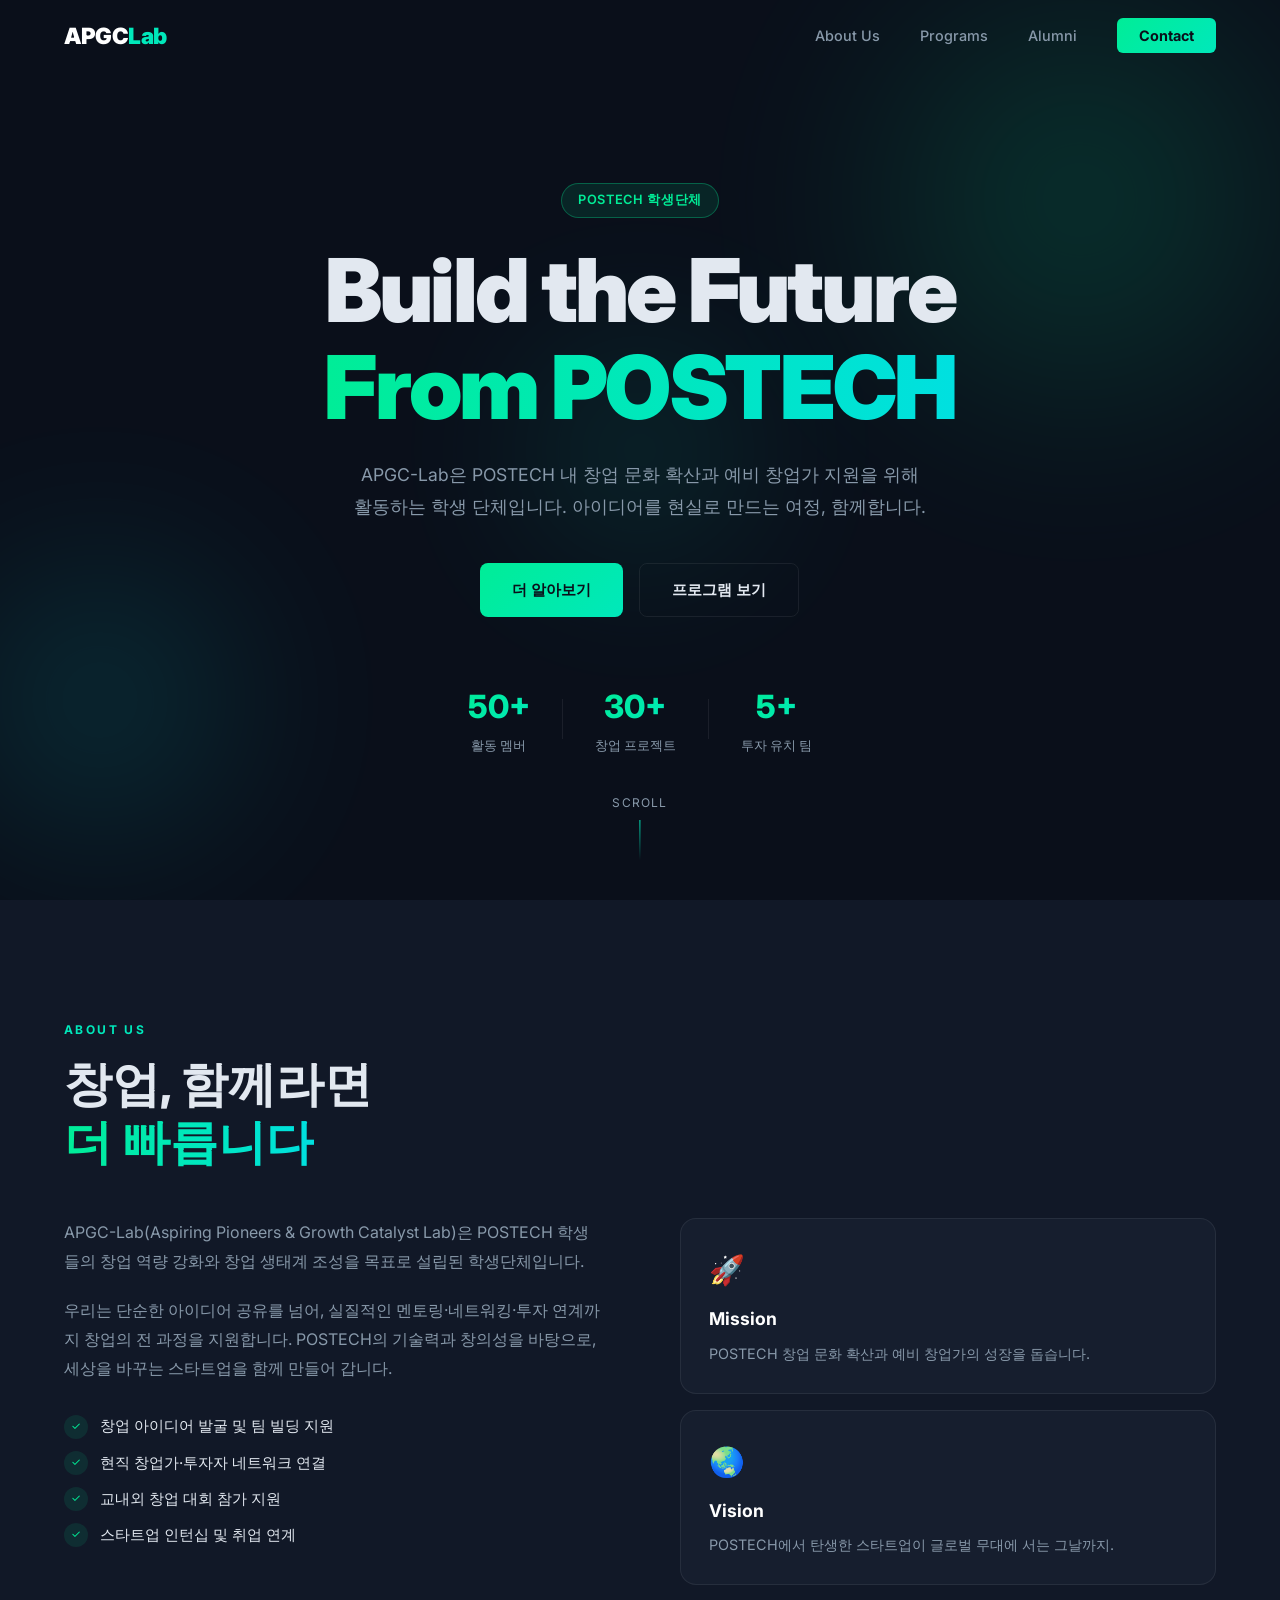
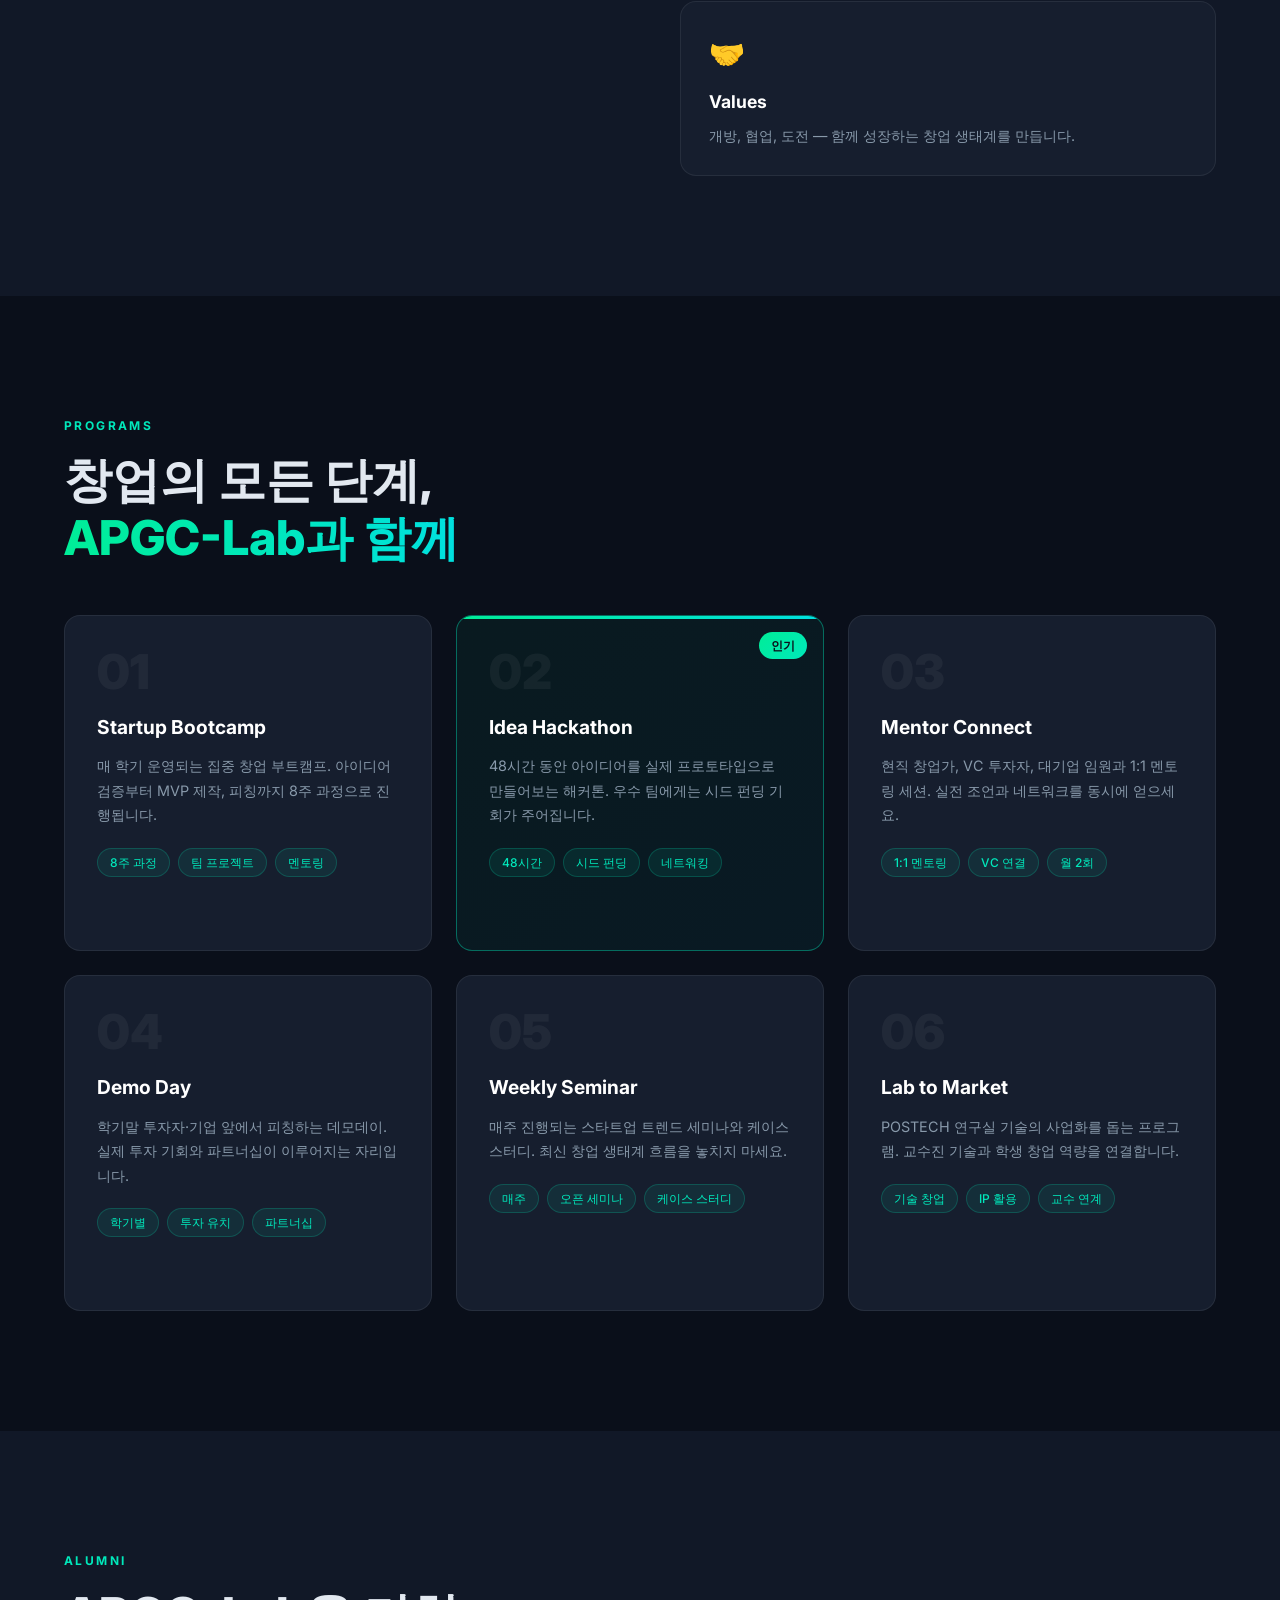
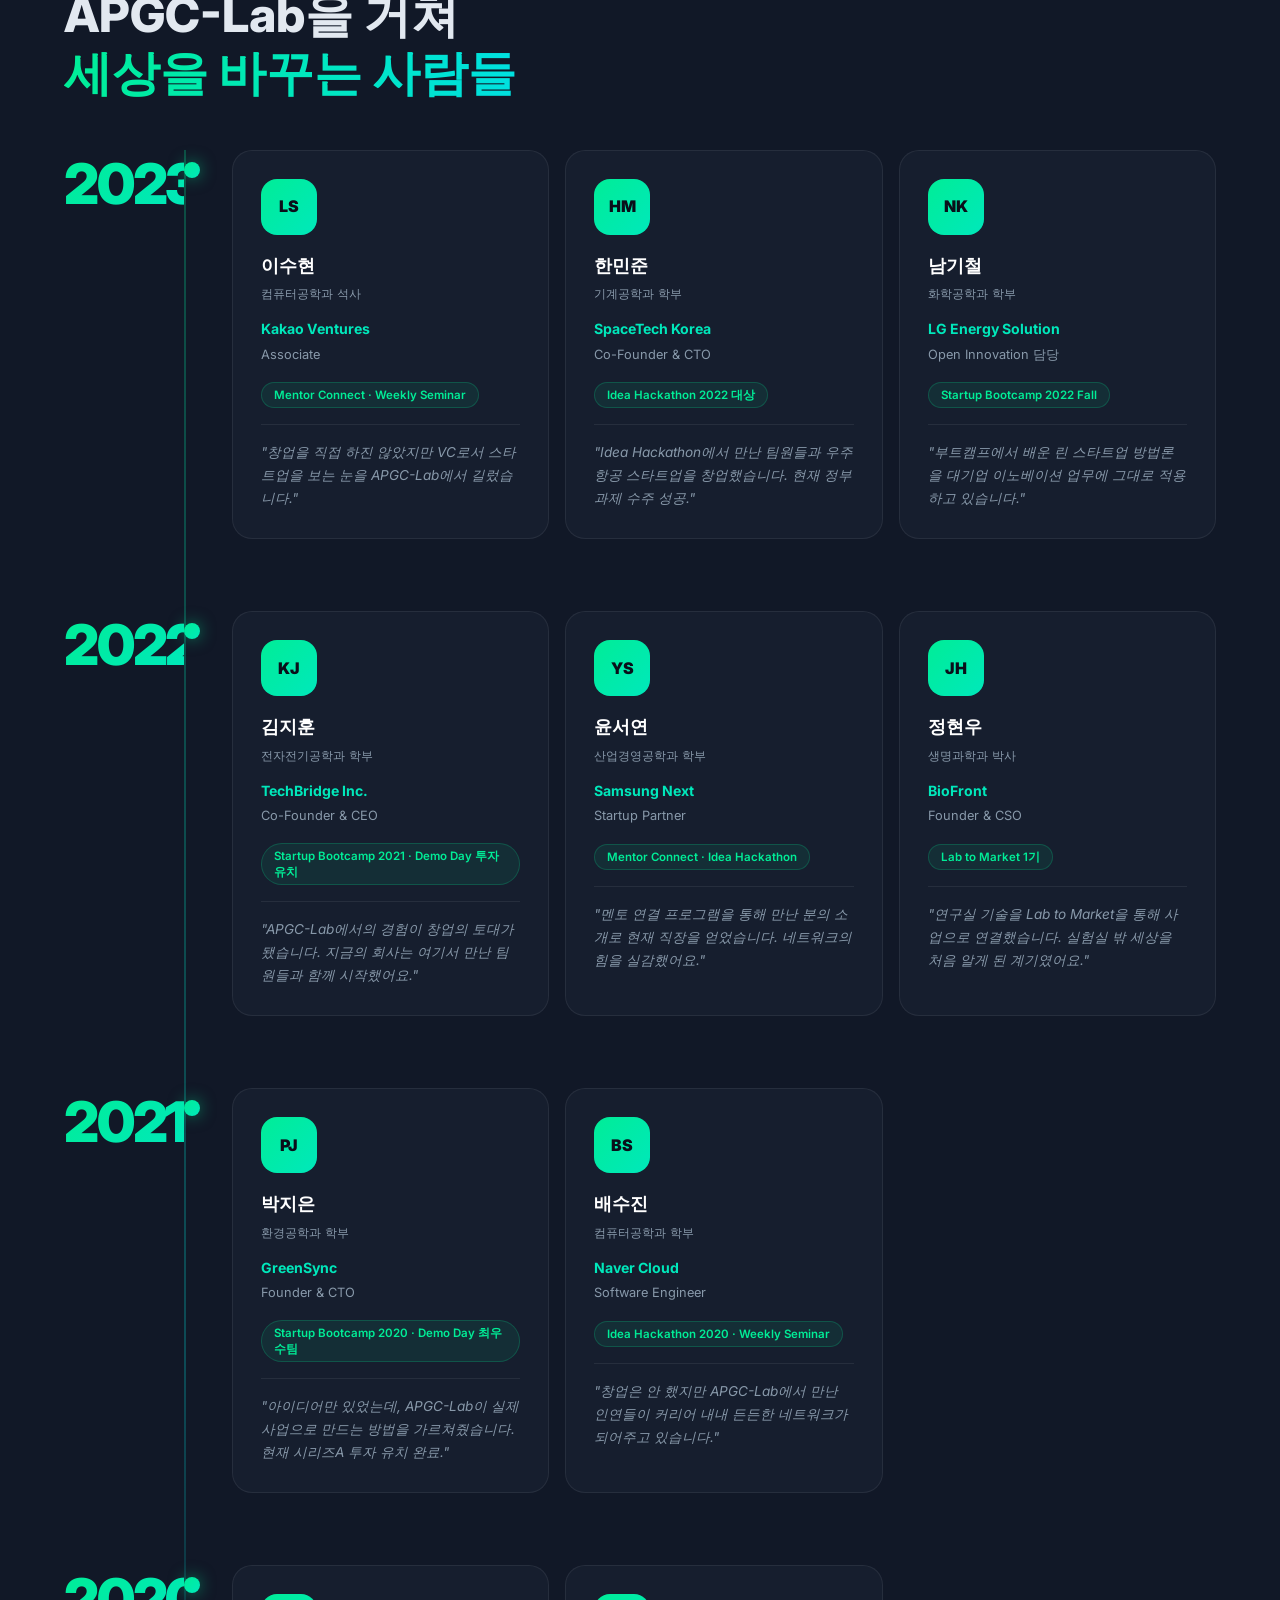
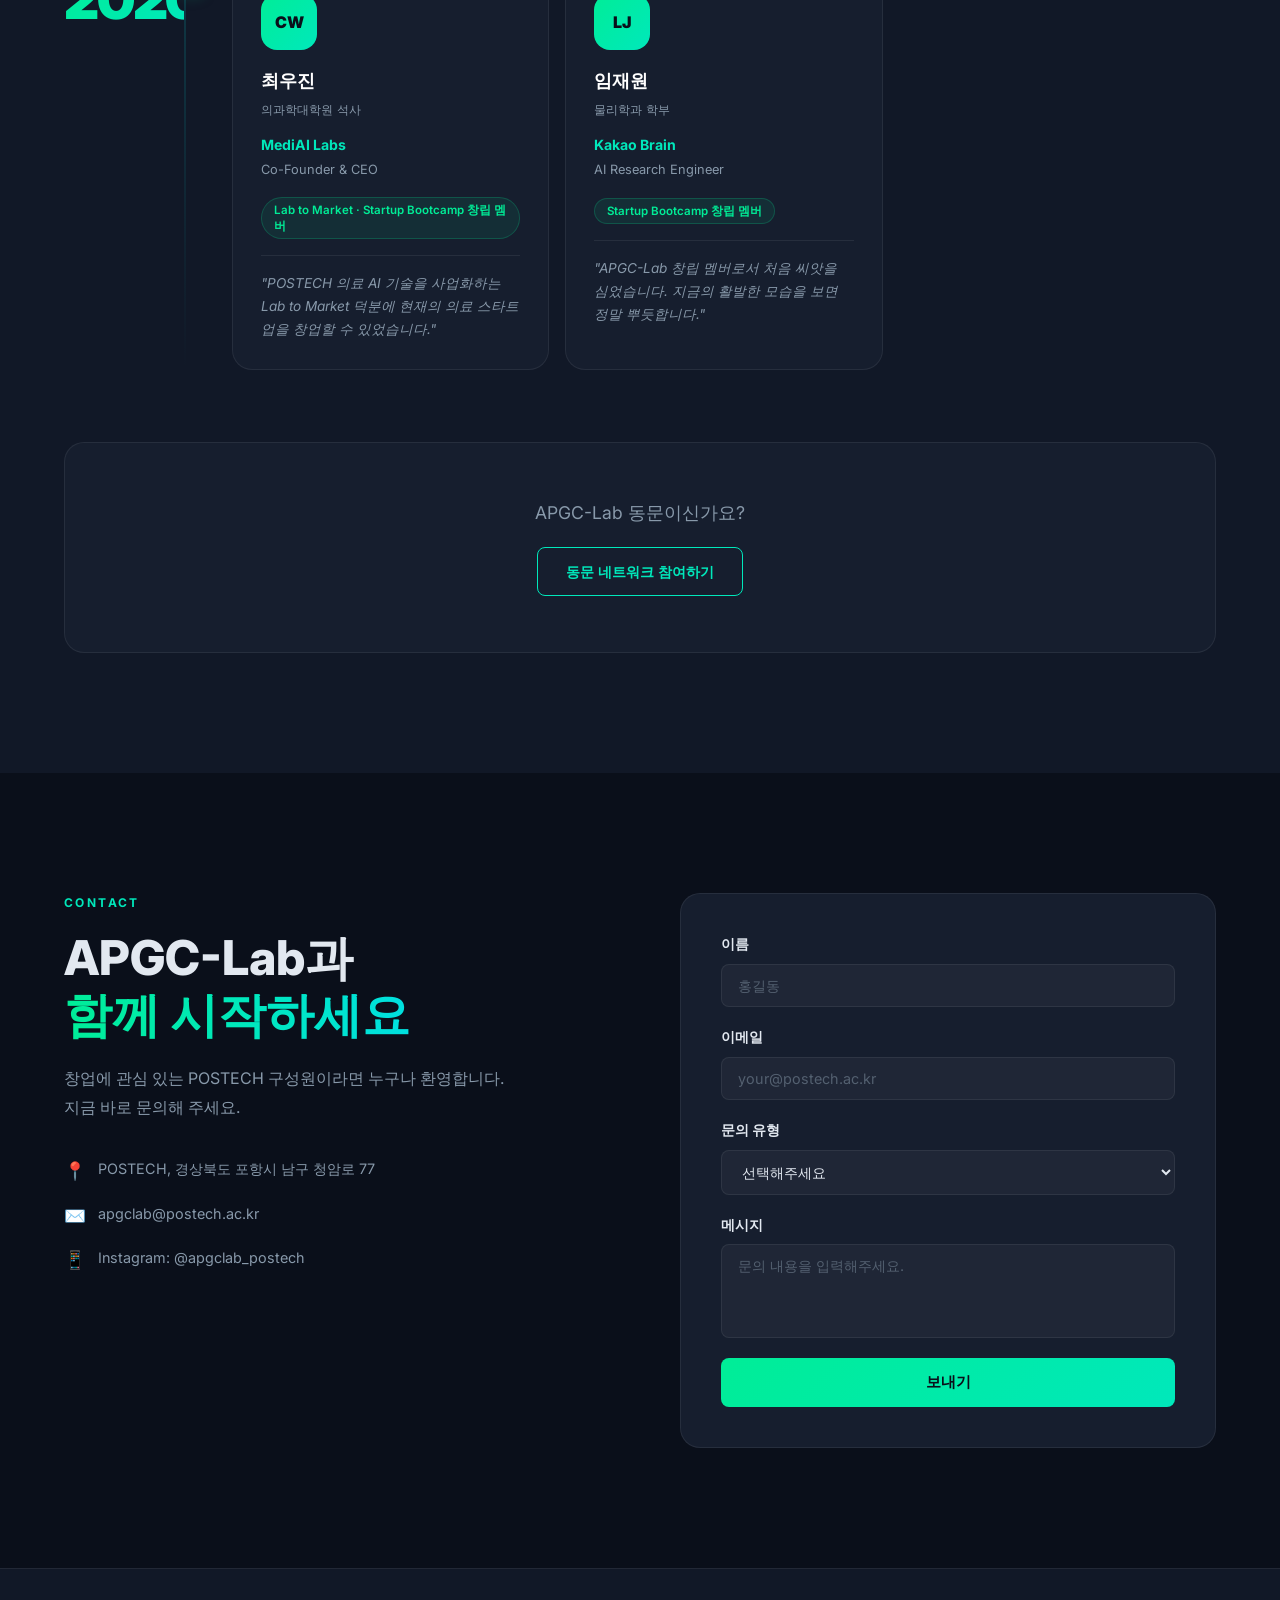
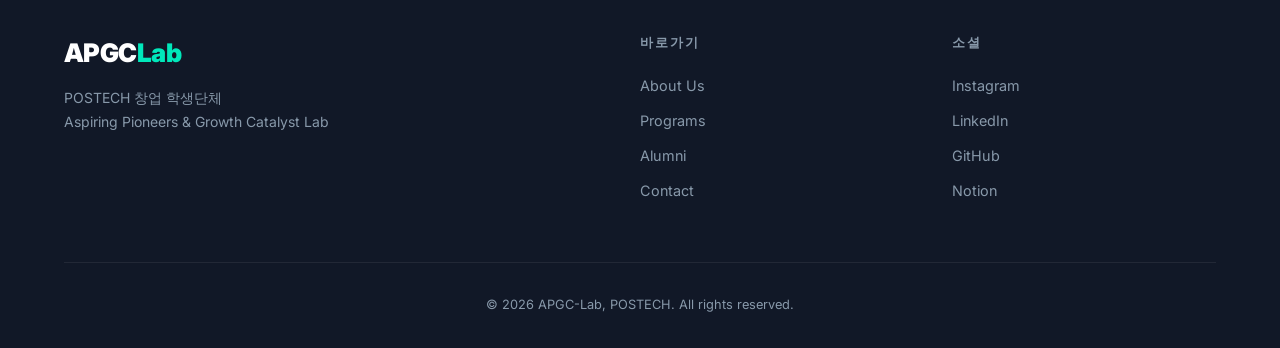
<file: index.html>
<!DOCTYPE html>
<html lang="ko">
<head>
  <meta charset="UTF-8" />
  <meta name="viewport" content="width=device-width, initial-scale=1.0" />
  <title>APGC-Lab — POSTECH 창업 학생단체</title>
  <link rel="stylesheet" href="style.css" />
  <link rel="preconnect" href="https://fonts.googleapis.com" />
  <link rel="preconnect" href="https://fonts.gstatic.com" crossorigin />
  <link href="https://fonts.googleapis.com/css2?family=Inter:wght@300;400;500;600;700;800;900&display=swap" rel="stylesheet" />
</head>
<body>

  <!-- NAV -->
  <nav id="navbar">
    <div class="nav-inner">
      <a href="#home" class="nav-logo">APGC<span>Lab</span></a>
      <ul class="nav-links">
        <li><a href="#about">About Us</a></li>
        <li><a href="#programs">Programs</a></li>
        <li><a href="#alumni">Alumni</a></li>
        <li><a href="#contact" class="nav-cta">Contact</a></li>
      </ul>
      <button class="hamburger" id="hamburger" aria-label="메뉴 열기">
        <span></span><span></span><span></span>
      </button>
    </div>
    <div class="mobile-menu" id="mobileMenu">
      <a href="#about">About Us</a>
      <a href="#programs">Programs</a>
      <a href="#alumni">Alumni</a>
      <a href="#contact">Contact</a>
    </div>
  </nav>

  <!-- HERO -->
  <section id="home" class="hero">
    <div class="hero-bg">
      <div class="hero-orb orb1"></div>
      <div class="hero-orb orb2"></div>
      <div class="hero-orb orb3"></div>
    </div>
    <div class="hero-content">
      <div class="hero-badge">POSTECH 학생단체</div>
      <h1 class="hero-title">
        Build the Future<br />
        <span class="gradient-text">From POSTECH</span>
      </h1>
      <p class="hero-desc">
        APGC-Lab은 POSTECH 내 창업 문화 확산과 예비 창업가 지원을 위해<br class="pc-break" />
        활동하는 학생 단체입니다. 아이디어를 현실로 만드는 여정, 함께합니다.
      </p>
      <div class="hero-actions">
        <a href="#about" class="btn-primary">더 알아보기</a>
        <a href="#programs" class="btn-secondary">프로그램 보기</a>
      </div>
      <div class="hero-stats">
        <div class="stat"><span class="stat-num">50+</span><span class="stat-label">활동 멤버</span></div>
        <div class="stat-divider"></div>
        <div class="stat"><span class="stat-num">30+</span><span class="stat-label">창업 프로젝트</span></div>
        <div class="stat-divider"></div>
        <div class="stat"><span class="stat-num">5+</span><span class="stat-label">투자 유치 팀</span></div>
      </div>
    </div>
    <div class="hero-scroll">
      <span>Scroll</span>
      <div class="scroll-line"></div>
    </div>
  </section>

  <!-- ABOUT -->
  <section id="about" class="section about">
    <div class="container">
      <div class="section-label">About Us</div>
      <h2 class="section-title">창업, 함께라면<br /><span class="gradient-text">더 빠릅니다</span></h2>
      <div class="about-grid">
        <div class="about-text">
          <p>
            APGC-Lab(Aspiring Pioneers & Growth Catalyst Lab)은 POSTECH 학생들의 창업 역량 강화와
            창업 생태계 조성을 목표로 설립된 학생단체입니다.
          </p>
          <p>
            우리는 단순한 아이디어 공유를 넘어, 실질적인 멘토링·네트워킹·투자 연계까지
            창업의 전 과정을 지원합니다. POSTECH의 기술력과 창의성을 바탕으로,
            세상을 바꾸는 스타트업을 함께 만들어 갑니다.
          </p>
          <ul class="about-list">
            <li><span class="check">✓</span> 창업 아이디어 발굴 및 팀 빌딩 지원</li>
            <li><span class="check">✓</span> 현직 창업가·투자자 네트워크 연결</li>
            <li><span class="check">✓</span> 교내외 창업 대회 참가 지원</li>
            <li><span class="check">✓</span> 스타트업 인턴십 및 취업 연계</li>
          </ul>
        </div>
        <div class="about-cards">
          <div class="about-card card-accent1">
            <div class="card-icon">🚀</div>
            <h3>Mission</h3>
            <p>POSTECH 창업 문화 확산과 예비 창업가의 성장을 돕습니다.</p>
          </div>
          <div class="about-card card-accent2">
            <div class="card-icon">🌏</div>
            <h3>Vision</h3>
            <p>POSTECH에서 탄생한 스타트업이 글로벌 무대에 서는 그날까지.</p>
          </div>
          <div class="about-card card-accent3">
            <div class="card-icon">🤝</div>
            <h3>Values</h3>
            <p>개방, 협업, 도전 — 함께 성장하는 창업 생태계를 만듭니다.</p>
          </div>
        </div>
      </div>
    </div>
  </section>

  <!-- PROGRAMS -->
  <section id="programs" class="section programs">
    <div class="container">
      <div class="section-label">Programs</div>
      <h2 class="section-title">창업의 모든 단계,<br /><span class="gradient-text">APGC-Lab과 함께</span></h2>
      <div class="programs-grid">
        <a href="program.html?id=bootcamp" class="program-card program-link">
          <div class="program-num">01</div>
          <h3>Startup Bootcamp</h3>
          <p>매 학기 운영되는 집중 창업 부트캠프. 아이디어 검증부터 MVP 제작, 피칭까지 8주 과정으로 진행됩니다.</p>
          <div class="program-tags">
            <span>8주 과정</span><span>팀 프로젝트</span><span>멘토링</span>
          </div>
          <div class="program-arrow">자세히 보기 →</div>
        </a>
        <a href="program.html?id=hackathon" class="program-card featured program-link">
          <div class="featured-badge">인기</div>
          <div class="program-num">02</div>
          <h3>Idea Hackathon</h3>
          <p>48시간 동안 아이디어를 실제 프로토타입으로 만들어보는 해커톤. 우수 팀에게는 시드 펀딩 기회가 주어집니다.</p>
          <div class="program-tags">
            <span>48시간</span><span>시드 펀딩</span><span>네트워킹</span>
          </div>
          <div class="program-arrow">자세히 보기 →</div>
        </a>
        <a href="program.html?id=mentor" class="program-card program-link">
          <div class="program-num">03</div>
          <h3>Mentor Connect</h3>
          <p>현직 창업가, VC 투자자, 대기업 임원과 1:1 멘토링 세션. 실전 조언과 네트워크를 동시에 얻으세요.</p>
          <div class="program-tags">
            <span>1:1 멘토링</span><span>VC 연결</span><span>월 2회</span>
          </div>
          <div class="program-arrow">자세히 보기 →</div>
        </a>
        <a href="program.html?id=demoday" class="program-card program-link">
          <div class="program-num">04</div>
          <h3>Demo Day</h3>
          <p>학기말 투자자·기업 앞에서 피칭하는 데모데이. 실제 투자 기회와 파트너십이 이루어지는 자리입니다.</p>
          <div class="program-tags">
            <span>학기별</span><span>투자 유치</span><span>파트너십</span>
          </div>
          <div class="program-arrow">자세히 보기 →</div>
        </a>
        <a href="program.html?id=seminar" class="program-card program-link">
          <div class="program-num">05</div>
          <h3>Weekly Seminar</h3>
          <p>매주 진행되는 스타트업 트렌드 세미나와 케이스 스터디. 최신 창업 생태계 흐름을 놓치지 마세요.</p>
          <div class="program-tags">
            <span>매주</span><span>오픈 세미나</span><span>케이스 스터디</span>
          </div>
          <div class="program-arrow">자세히 보기 →</div>
        </a>
        <a href="program.html?id=lab2market" class="program-card program-link">
          <div class="program-num">06</div>
          <h3>Lab to Market</h3>
          <p>POSTECH 연구실 기술의 사업화를 돕는 프로그램. 교수진 기술과 학생 창업 역량을 연결합니다.</p>
          <div class="program-tags">
            <span>기술 창업</span><span>IP 활용</span><span>교수 연계</span>
          </div>
          <div class="program-arrow">자세히 보기 →</div>
        </a>
      </div>
    </div>
  </section>

  <!-- ALUMNI -->
  <section id="alumni" class="section alumni">
    <div class="container">
      <div class="section-label">Alumni</div>
      <h2 class="section-title">APGC-Lab을 거쳐<br /><span class="gradient-text">세상을 바꾸는 사람들</span></h2>

      <div class="alumni-timeline" id="alumniTimeline">
        <!-- JS로 채워집니다 -->
      </div>

      <div class="alumni-cta">
        <p>APGC-Lab 동문이신가요?</p>
        <a href="#contact" class="btn-outline">동문 네트워크 참여하기</a>
      </div>
    </div>
  </section>

  <!-- CONTACT -->
  <section id="contact" class="section contact">
    <div class="container">
      <div class="contact-inner">
        <div class="contact-text">
          <div class="section-label">Contact</div>
          <h2 class="section-title">APGC-Lab과<br /><span class="gradient-text">함께 시작하세요</span></h2>
          <p>창업에 관심 있는 POSTECH 구성원이라면 누구나 환영합니다.<br />지금 바로 문의해 주세요.</p>
          <div class="contact-info">
            <div class="contact-item">
              <span class="contact-icon">📍</span>
              <span>POSTECH, 경상북도 포항시 남구 청암로 77</span>
            </div>
            <div class="contact-item">
              <span class="contact-icon">✉️</span>
              <span>apgclab@postech.ac.kr</span>
            </div>
            <div class="contact-item">
              <span class="contact-icon">📱</span>
              <span>Instagram: @apgclab_postech</span>
            </div>
          </div>
        </div>
        <form class="contact-form" id="contactForm">
          <div class="form-group">
            <label for="name">이름</label>
            <input type="text" id="name" placeholder="홍길동" required />
          </div>
          <div class="form-group">
            <label for="email">이메일</label>
            <input type="email" id="email" placeholder="your@postech.ac.kr" required />
          </div>
          <div class="form-group">
            <label for="subject">문의 유형</label>
            <select id="subject">
              <option value="">선택해주세요</option>
              <option value="join">단체 가입 문의</option>
              <option value="program">프로그램 참가</option>
              <option value="mentor">멘토 신청</option>
              <option value="sponsor">후원 및 파트너십</option>
              <option value="other">기타</option>
            </select>
          </div>
          <div class="form-group">
            <label for="message">메시지</label>
            <textarea id="message" rows="4" placeholder="문의 내용을 입력해주세요." required></textarea>
          </div>
          <button type="submit" class="btn-primary full-width">보내기</button>
        </form>
      </div>
    </div>
  </section>

  <!-- FOOTER -->
  <footer class="footer">
    <div class="container">
      <div class="footer-inner">
        <div class="footer-brand">
          <span class="nav-logo">APGC<span>Lab</span></span>
          <p>POSTECH 창업 학생단체<br />Aspiring Pioneers & Growth Catalyst Lab</p>
        </div>
        <div class="footer-links">
          <h4>바로가기</h4>
          <a href="#about">About Us</a>
          <a href="#programs">Programs</a>
          <a href="#alumni">Alumni</a>
          <a href="#contact">Contact</a>
        </div>
        <div class="footer-links">
          <h4>소셜</h4>
          <a href="#">Instagram</a>
          <a href="#">LinkedIn</a>
          <a href="#">GitHub</a>
          <a href="#">Notion</a>
        </div>
      </div>
      <div class="footer-bottom">
        <p>© 2026 APGC-Lab, POSTECH. All rights reserved.</p>
      </div>
    </div>
  </footer>

  <script src="data.js"></script>
  <script src="main.js"></script>
</body>
</html>
</file>
<file: style.css>
/* =============================================
   APGC-Lab — Style Sheet
   Colors: #00ED97 · #00E8BB · #00E0E0
   ============================================= */

*, *::before, *::after { box-sizing: border-box; margin: 0; padding: 0; }

:root {
  --green:  #00ED97;
  --teal:   #00E8BB;
  --cyan:   #00E0E0;
  --dark:   #0a0f1a;
  --dark2:  #111827;
  --dark3:  #1a2235;
  --card:   #161e2e;
  --border: rgba(255,255,255,0.07);
  --text:   #e2e8f0;
  --muted:  #8899aa;
  --font: 'Inter', -apple-system, BlinkMacSystemFont, sans-serif;
}

html { scroll-behavior: smooth; font-size: 16px; }

body {
  background: var(--dark);
  color: var(--text);
  font-family: var(--font);
  line-height: 1.6;
  overflow-x: hidden;
}

a { text-decoration: none; color: inherit; }
ul { list-style: none; }
img { max-width: 100%; }

/* ── Gradient text ── */
.gradient-text {
  background: linear-gradient(90deg, var(--green), var(--teal), var(--cyan));
  -webkit-background-clip: text;
  -webkit-text-fill-color: transparent;
  background-clip: text;
}

/* ── Container ── */
.container {
  max-width: 1200px;
  margin: 0 auto;
  padding: 0 24px;
}

/* ── Section base ── */
.section {
  padding: 120px 0;
}

.section-label {
  font-size: 0.75rem;
  font-weight: 700;
  letter-spacing: 0.2em;
  text-transform: uppercase;
  color: var(--teal);
  margin-bottom: 16px;
}

.section-title {
  font-size: clamp(2rem, 4vw, 3rem);
  font-weight: 800;
  line-height: 1.2;
  margin-bottom: 48px;
}

/* ── Buttons ── */
.btn-primary {
  display: inline-flex;
  align-items: center;
  gap: 8px;
  padding: 14px 32px;
  background: linear-gradient(135deg, var(--green), var(--teal));
  color: #0a0f1a;
  font-weight: 700;
  font-size: 0.95rem;
  border-radius: 8px;
  border: none;
  cursor: pointer;
  transition: transform 0.2s, box-shadow 0.2s;
}
.btn-primary:hover {
  transform: translateY(-2px);
  box-shadow: 0 8px 32px rgba(0,237,151,0.35);
}

.btn-secondary {
  display: inline-flex;
  align-items: center;
  gap: 8px;
  padding: 14px 32px;
  background: transparent;
  color: var(--text);
  font-weight: 600;
  font-size: 0.95rem;
  border-radius: 8px;
  border: 1px solid var(--border);
  cursor: pointer;
  transition: border-color 0.2s, color 0.2s;
}
.btn-secondary:hover {
  border-color: var(--teal);
  color: var(--teal);
}

.btn-outline {
  display: inline-flex;
  align-items: center;
  gap: 8px;
  padding: 12px 28px;
  background: transparent;
  color: var(--teal);
  font-weight: 600;
  font-size: 0.9rem;
  border-radius: 8px;
  border: 1px solid var(--teal);
  cursor: pointer;
  transition: background 0.2s, color 0.2s;
}
.btn-outline:hover {
  background: rgba(0,232,187,0.1);
}

.full-width { width: 100%; justify-content: center; }

/* =============================================
   NAV
   ============================================= */
#navbar {
  position: fixed;
  top: 0;
  left: 0;
  right: 0;
  z-index: 1000;
  transition: background 0.3s, backdrop-filter 0.3s, border-color 0.3s;
  border-bottom: 1px solid transparent;
}

#navbar.scrolled {
  background: rgba(10,15,26,0.85);
  backdrop-filter: blur(16px);
  -webkit-backdrop-filter: blur(16px);
  border-color: var(--border);
}

.nav-inner {
  max-width: 1200px;
  margin: 0 auto;
  padding: 0 24px;
  height: 72px;
  display: flex;
  align-items: center;
  justify-content: space-between;
}

.nav-logo {
  font-size: 1.4rem;
  font-weight: 900;
  letter-spacing: -0.02em;
  color: #fff;
}
.nav-logo span { color: var(--teal); }

.nav-links {
  display: flex;
  align-items: center;
  gap: 40px;
}
.nav-links a {
  font-size: 0.9rem;
  font-weight: 500;
  color: var(--muted);
  transition: color 0.2s;
}
.nav-links a:hover { color: #fff; }

.nav-cta {
  padding: 9px 22px !important;
  background: linear-gradient(135deg, var(--green), var(--teal)) !important;
  color: #0a0f1a !important;
  border-radius: 6px;
  font-weight: 700 !important;
  transition: transform 0.2s, box-shadow 0.2s !important;
}
.nav-cta:hover {
  transform: translateY(-1px);
  box-shadow: 0 4px 16px rgba(0,237,151,0.3);
}

.hamburger {
  display: none;
  flex-direction: column;
  gap: 5px;
  background: none;
  border: none;
  cursor: pointer;
  padding: 4px;
}
.hamburger span {
  display: block;
  width: 24px;
  height: 2px;
  background: var(--text);
  border-radius: 2px;
  transition: transform 0.3s, opacity 0.3s;
}

.mobile-menu {
  display: none;
  flex-direction: column;
  background: rgba(10,15,26,0.97);
  border-top: 1px solid var(--border);
  padding: 16px 24px;
  gap: 16px;
}
.mobile-menu a {
  font-size: 1rem;
  font-weight: 500;
  color: var(--text);
  padding: 8px 0;
  border-bottom: 1px solid var(--border);
}
.mobile-menu.open { display: flex; }

/* =============================================
   HERO
   ============================================= */
.hero {
  position: relative;
  min-height: 100vh;
  display: flex;
  align-items: center;
  justify-content: center;
  overflow: hidden;
  padding: 120px 24px 80px;
}

.hero-bg {
  position: absolute;
  inset: 0;
  pointer-events: none;
}

.hero-orb {
  position: absolute;
  border-radius: 50%;
  filter: blur(80px);
  opacity: 0.18;
}

.orb1 {
  width: 600px;
  height: 600px;
  background: radial-gradient(circle, var(--green), transparent 70%);
  top: -100px;
  right: -100px;
  animation: float 8s ease-in-out infinite;
}

.orb2 {
  width: 400px;
  height: 400px;
  background: radial-gradient(circle, var(--cyan), transparent 70%);
  bottom: 0;
  left: -100px;
  animation: float 10s ease-in-out infinite reverse;
}

.orb3 {
  width: 300px;
  height: 300px;
  background: radial-gradient(circle, var(--teal), transparent 70%);
  top: 50%;
  left: 50%;
  transform: translate(-50%, -50%);
  animation: float 12s ease-in-out infinite;
}

@keyframes float {
  0%, 100% { transform: translateY(0px); }
  50% { transform: translateY(-30px); }
}

.hero-content {
  position: relative;
  text-align: center;
  max-width: 800px;
  z-index: 1;
}

.hero-badge {
  display: inline-block;
  padding: 6px 16px;
  background: rgba(0,237,151,0.1);
  border: 1px solid rgba(0,237,151,0.3);
  border-radius: 100px;
  font-size: 0.8rem;
  font-weight: 600;
  color: var(--green);
  letter-spacing: 0.05em;
  margin-bottom: 24px;
}

.hero-title {
  font-size: clamp(2.8rem, 7vw, 5.5rem);
  font-weight: 900;
  line-height: 1.1;
  letter-spacing: -0.03em;
  margin-bottom: 24px;
}

.hero-desc {
  font-size: 1.1rem;
  color: var(--muted);
  line-height: 1.8;
  margin-bottom: 40px;
}

.hero-actions {
  display: flex;
  gap: 16px;
  justify-content: center;
  flex-wrap: wrap;
  margin-bottom: 64px;
}

.hero-stats {
  display: flex;
  align-items: center;
  justify-content: center;
  gap: 32px;
  flex-wrap: wrap;
}

.stat {
  display: flex;
  flex-direction: column;
  align-items: center;
}

.stat-num {
  font-size: 2rem;
  font-weight: 800;
  background: linear-gradient(135deg, var(--green), var(--teal));
  -webkit-background-clip: text;
  -webkit-text-fill-color: transparent;
  background-clip: text;
}

.stat-label {
  font-size: 0.8rem;
  color: var(--muted);
  font-weight: 500;
  margin-top: 4px;
}

.stat-divider {
  width: 1px;
  height: 40px;
  background: var(--border);
}

.hero-scroll {
  position: absolute;
  bottom: 40px;
  left: 50%;
  transform: translateX(-50%);
  display: flex;
  flex-direction: column;
  align-items: center;
  gap: 8px;
  color: var(--muted);
  font-size: 0.75rem;
  letter-spacing: 0.1em;
  text-transform: uppercase;
}

.scroll-line {
  width: 1px;
  height: 40px;
  background: linear-gradient(to bottom, var(--teal), transparent);
  animation: scrollDown 2s ease-in-out infinite;
}

@keyframes scrollDown {
  0% { transform: scaleY(0); transform-origin: top; }
  50% { transform: scaleY(1); transform-origin: top; }
  51% { transform: scaleY(1); transform-origin: bottom; }
  100% { transform: scaleY(0); transform-origin: bottom; }
}

/* =============================================
   ABOUT
   ============================================= */
.about {
  background: var(--dark2);
}

.about-grid {
  display: grid;
  grid-template-columns: 1fr 1fr;
  gap: 80px;
  align-items: start;
}

.about-text p {
  color: var(--muted);
  line-height: 1.8;
  margin-bottom: 20px;
}

.about-list {
  margin-top: 32px;
  display: flex;
  flex-direction: column;
  gap: 12px;
}

.about-list li {
  display: flex;
  align-items: center;
  gap: 12px;
  font-size: 0.95rem;
  color: var(--text);
}

.check {
  width: 24px;
  height: 24px;
  background: rgba(0,237,151,0.1);
  border-radius: 50%;
  display: flex;
  align-items: center;
  justify-content: center;
  font-size: 0.7rem;
  color: var(--green);
  flex-shrink: 0;
}

.about-cards {
  display: flex;
  flex-direction: column;
  gap: 16px;
}

.about-card {
  background: var(--card);
  border: 1px solid var(--border);
  border-radius: 16px;
  padding: 28px;
  transition: transform 0.2s, border-color 0.2s;
}
.about-card:hover {
  transform: translateX(8px);
}

.card-accent1:hover { border-color: var(--green); }
.card-accent2:hover { border-color: var(--teal); }
.card-accent3:hover { border-color: var(--cyan); }

.card-icon {
  font-size: 1.8rem;
  margin-bottom: 12px;
}

.about-card h3 {
  font-size: 1.1rem;
  font-weight: 700;
  margin-bottom: 8px;
  color: #fff;
}

.about-card p {
  font-size: 0.9rem;
  color: var(--muted);
  line-height: 1.6;
}

/* =============================================
   PROGRAMS
   ============================================= */
.programs {
  background: var(--dark);
}

.programs-grid {
  display: grid;
  grid-template-columns: repeat(3, 1fr);
  gap: 24px;
}

.program-card {
  background: var(--card);
  border: 1px solid var(--border);
  border-radius: 16px;
  padding: 32px;
  position: relative;
  transition: transform 0.3s, border-color 0.3s, box-shadow 0.3s;
  overflow: hidden;
}

.program-card::before {
  content: '';
  position: absolute;
  top: 0;
  left: 0;
  right: 0;
  height: 3px;
  background: linear-gradient(90deg, var(--green), var(--teal), var(--cyan));
  opacity: 0;
  transition: opacity 0.3s;
}

.program-card:hover {
  transform: translateY(-6px);
  border-color: rgba(0,232,187,0.3);
  box-shadow: 0 20px 60px rgba(0,0,0,0.3);
}

.program-card:hover::before { opacity: 1; }

.program-card.featured {
  border-color: rgba(0,232,187,0.4);
  background: linear-gradient(135deg, rgba(0,237,151,0.05), rgba(0,224,224,0.05));
}

.program-card.featured::before { opacity: 1; }

.featured-badge {
  position: absolute;
  top: 16px;
  right: 16px;
  padding: 4px 12px;
  background: linear-gradient(135deg, var(--green), var(--teal));
  color: #0a0f1a;
  font-size: 0.75rem;
  font-weight: 700;
  border-radius: 100px;
}

.program-num {
  font-size: 3rem;
  font-weight: 900;
  color: rgba(255,255,255,0.05);
  line-height: 1;
  margin-bottom: 16px;
  font-family: var(--font);
}

.program-card h3 {
  font-size: 1.2rem;
  font-weight: 700;
  color: #fff;
  margin-bottom: 12px;
}

.program-card p {
  font-size: 0.9rem;
  color: var(--muted);
  line-height: 1.7;
  margin-bottom: 20px;
}

.program-tags {
  display: flex;
  gap: 8px;
  flex-wrap: wrap;
}

.program-tags span {
  padding: 4px 12px;
  background: rgba(0,232,187,0.08);
  border: 1px solid rgba(0,232,187,0.2);
  border-radius: 100px;
  font-size: 0.75rem;
  color: var(--teal);
  font-weight: 500;
}

/* ── Program card link style ── */
.program-link {
  display: block;
  cursor: pointer;
  text-decoration: none;
  color: inherit;
}

.program-arrow {
  margin-top: 20px;
  font-size: 0.82rem;
  font-weight: 600;
  color: var(--teal);
  opacity: 0;
  transform: translateX(-6px);
  transition: opacity 0.25s, transform 0.25s;
}

.program-link:hover .program-arrow {
  opacity: 1;
  transform: translateX(0);
}

/* =============================================
   ALUMNI TIMELINE
   ============================================= */
.alumni {
  background: var(--dark2);
}

.alumni-timeline {
  position: relative;
  margin-bottom: 72px;
}

/* vertical spine */
.alumni-timeline::before {
  content: '';
  position: absolute;
  left: 120px;
  top: 0;
  bottom: 0;
  width: 2px;
  background: linear-gradient(to bottom, var(--green), var(--teal), var(--cyan), transparent);
  opacity: 0.25;
}

/* ── Year block ── */
.tl-year-block {
  display: flex;
  gap: 0;
  align-items: flex-start;
  margin-bottom: 72px;
  position: relative;
}

.tl-year-block:last-child { margin-bottom: 0; }

/* Year label column */
.tl-year-col {
  width: 120px;
  flex-shrink: 0;
  padding-top: 6px;
  position: sticky;
  top: 96px;
}

.tl-year {
  font-size: 3.5rem;
  font-weight: 900;
  line-height: 1;
  letter-spacing: -0.04em;
  background: linear-gradient(135deg, var(--green), var(--teal));
  -webkit-background-clip: text;
  -webkit-text-fill-color: transparent;
  background-clip: text;
}

/* Spine dot */
.tl-dot {
  width: 16px;
  height: 16px;
  border-radius: 50%;
  background: linear-gradient(135deg, var(--green), var(--teal));
  box-shadow: 0 0 16px rgba(0,237,151,0.5);
  flex-shrink: 0;
  margin-top: 12px;
  position: relative;
  z-index: 1;
}

/* Members grid */
.tl-members {
  flex: 1;
  display: grid;
  grid-template-columns: repeat(3, 1fr);
  gap: 16px;
  padding-left: 32px;
}

.tl-member-card {
  background: var(--card);
  border: 1px solid var(--border);
  border-radius: 20px;
  padding: 28px;
  transition: transform 0.25s, border-color 0.25s, box-shadow 0.25s;
  position: relative;
  overflow: hidden;
}

.tl-member-card::before {
  content: '';
  position: absolute;
  top: 0; left: 0; right: 0;
  height: 2px;
  background: linear-gradient(90deg, var(--green), var(--teal), var(--cyan));
  opacity: 0;
  transition: opacity 0.25s;
}

.tl-member-card:hover {
  transform: translateY(-6px);
  border-color: rgba(0,232,187,0.3);
  box-shadow: 0 20px 48px rgba(0,0,0,0.25);
}

.tl-member-card:hover::before { opacity: 1; }

.tl-avatar {
  width: 56px;
  height: 56px;
  border-radius: 16px;
  background: linear-gradient(135deg, var(--green), var(--teal));
  display: flex;
  align-items: center;
  justify-content: center;
  font-size: 1rem;
  font-weight: 900;
  color: #0a0f1a;
  margin-bottom: 16px;
}

.tl-name {
  font-size: 1.15rem;
  font-weight: 800;
  color: #fff;
  margin-bottom: 4px;
}

.tl-dept {
  font-size: 0.78rem;
  color: var(--muted);
  margin-bottom: 14px;
}

.tl-company {
  font-size: 0.88rem;
  font-weight: 700;
  color: var(--teal);
  margin-bottom: 4px;
}

.tl-role {
  font-size: 0.8rem;
  color: var(--muted);
  margin-bottom: 16px;
}

.tl-program-badge {
  display: inline-block;
  padding: 4px 12px;
  background: rgba(0,237,151,0.08);
  border: 1px solid rgba(0,237,151,0.2);
  border-radius: 100px;
  font-size: 0.72rem;
  color: var(--green);
  font-weight: 600;
  margin-bottom: 16px;
  line-height: 1.4;
}

.tl-quote {
  font-size: 0.85rem;
  color: var(--muted);
  line-height: 1.7;
  font-style: italic;
  padding-top: 16px;
  border-top: 1px solid var(--border);
}

.alumni-cta {
  text-align: center;
  padding: 56px;
  background: var(--card);
  border: 1px solid var(--border);
  border-radius: 20px;
}

.alumni-cta p {
  font-size: 1.1rem;
  color: var(--muted);
  margin-bottom: 20px;
}

/* =============================================
   CONTACT
   ============================================= */
.contact {
  background: var(--dark);
}

.contact-inner {
  display: grid;
  grid-template-columns: 1fr 1fr;
  gap: 80px;
  align-items: start;
}

.contact-text .section-title { margin-bottom: 20px; }

.contact-text > p {
  color: var(--muted);
  line-height: 1.8;
  margin-bottom: 36px;
}

.contact-info {
  display: flex;
  flex-direction: column;
  gap: 16px;
}

.contact-item {
  display: flex;
  align-items: flex-start;
  gap: 12px;
  font-size: 0.9rem;
  color: var(--muted);
}

.contact-icon { font-size: 1.1rem; flex-shrink: 0; }

.contact-form {
  background: var(--card);
  border: 1px solid var(--border);
  border-radius: 20px;
  padding: 40px;
  display: flex;
  flex-direction: column;
  gap: 20px;
}

.form-group {
  display: flex;
  flex-direction: column;
  gap: 8px;
}

.form-group label {
  font-size: 0.85rem;
  font-weight: 600;
  color: var(--text);
}

.form-group input,
.form-group select,
.form-group textarea {
  background: rgba(255,255,255,0.04);
  border: 1px solid var(--border);
  border-radius: 8px;
  padding: 12px 16px;
  font-size: 0.9rem;
  color: var(--text);
  font-family: var(--font);
  outline: none;
  transition: border-color 0.2s;
  resize: none;
}

.form-group input::placeholder,
.form-group textarea::placeholder {
  color: rgba(136,153,170,0.5);
}

.form-group select option { background: var(--dark2); }

.form-group input:focus,
.form-group select:focus,
.form-group textarea:focus {
  border-color: var(--teal);
  box-shadow: 0 0 0 3px rgba(0,232,187,0.1);
}

/* =============================================
   FOOTER
   ============================================= */
.footer {
  background: var(--dark2);
  border-top: 1px solid var(--border);
  padding: 64px 0 32px;
}

.footer-inner {
  display: grid;
  grid-template-columns: 2fr 1fr 1fr;
  gap: 48px;
  margin-bottom: 48px;
}

.footer-brand .nav-logo {
  display: block;
  font-size: 1.6rem;
  margin-bottom: 12px;
}

.footer-brand p {
  font-size: 0.875rem;
  color: var(--muted);
  line-height: 1.7;
}

.footer-links h4 {
  font-size: 0.8rem;
  font-weight: 700;
  letter-spacing: 0.15em;
  text-transform: uppercase;
  color: var(--muted);
  margin-bottom: 20px;
}

.footer-links a {
  display: block;
  font-size: 0.9rem;
  color: var(--muted);
  margin-bottom: 12px;
  transition: color 0.2s;
}

.footer-links a:hover { color: var(--teal); }

.footer-bottom {
  border-top: 1px solid var(--border);
  padding-top: 32px;
  text-align: center;
}

.footer-bottom p {
  font-size: 0.8rem;
  color: var(--muted);
}

/* =============================================
   RESPONSIVE
   ============================================= */
@media (max-width: 1024px) {
  .programs-grid { grid-template-columns: repeat(2, 1fr); }
  .tl-members { grid-template-columns: repeat(2, 1fr); }
}

@media (max-width: 768px) {
  .section { padding: 80px 0; }

  .nav-links { display: none; }
  .hamburger { display: flex; }

  .hero-title { font-size: 2.6rem; }
  .pc-break { display: none; }

  .about-grid { grid-template-columns: 1fr; gap: 48px; }
  .programs-grid { grid-template-columns: 1fr; }
  .contact-inner { grid-template-columns: 1fr; gap: 48px; }
  .footer-inner { grid-template-columns: 1fr; gap: 32px; }

  .hero-stats { gap: 20px; }
  .stat-divider { height: 32px; }

  /* Timeline mobile */
  .alumni-timeline::before { left: 20px; }
  .tl-year-col { width: 56px; }
  .tl-year { font-size: 1.8rem; }
  .tl-dot { display: none; }
  .tl-members { grid-template-columns: 1fr; padding-left: 16px; }
  .tl-year-block { margin-bottom: 48px; }
}

@media (max-width: 480px) {
  .hero-title { font-size: 2rem; }
  .section-title { font-size: 1.8rem; }
  .hero-actions { flex-direction: column; align-items: center; }
  .hero-stats { flex-direction: column; gap: 16px; }
  .stat-divider { width: 40px; height: 1px; }
  .contact-form { padding: 24px; }
}

/* =============================================
   SCROLL ANIMATIONS
   ============================================= */
.fade-in {
  opacity: 0;
  transform: translateY(32px);
  transition: opacity 0.7s ease, transform 0.7s ease;
}

.fade-in.visible {
  opacity: 1;
  transform: translateY(0);
}
</file>
